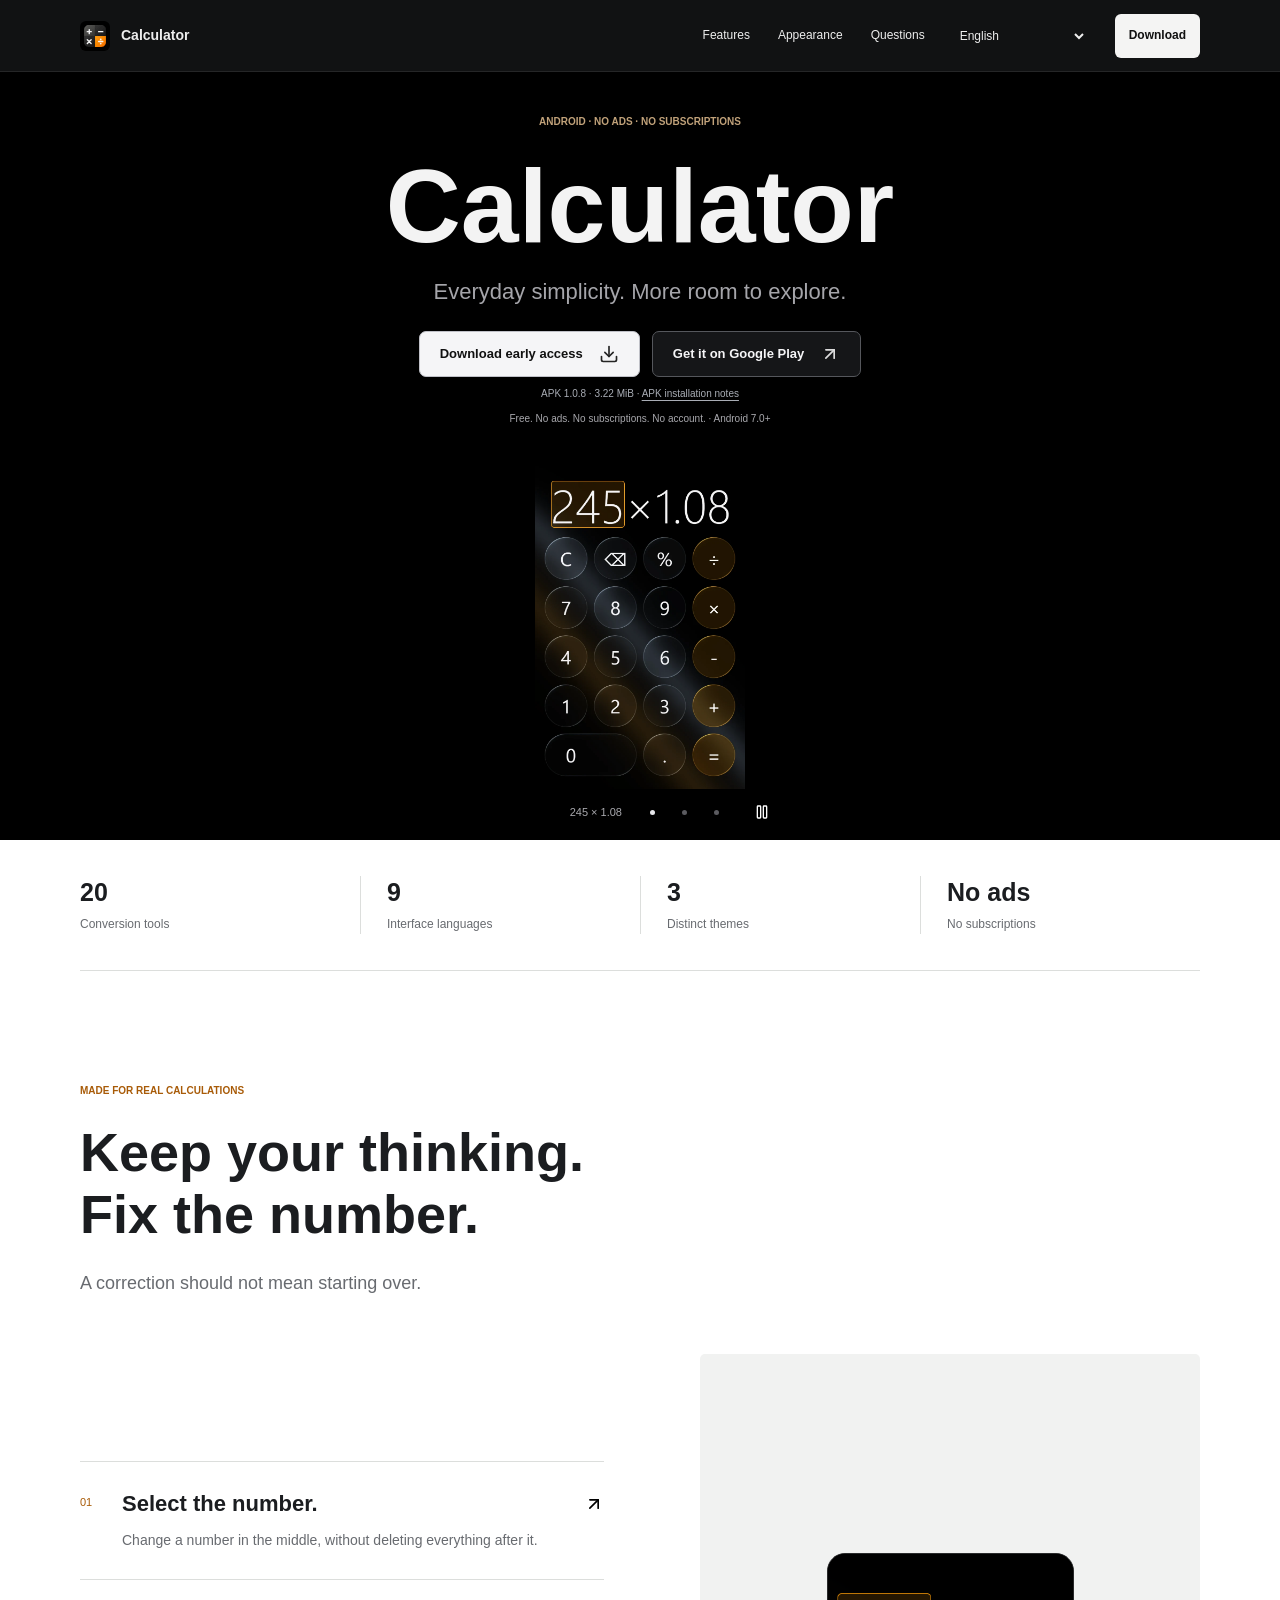
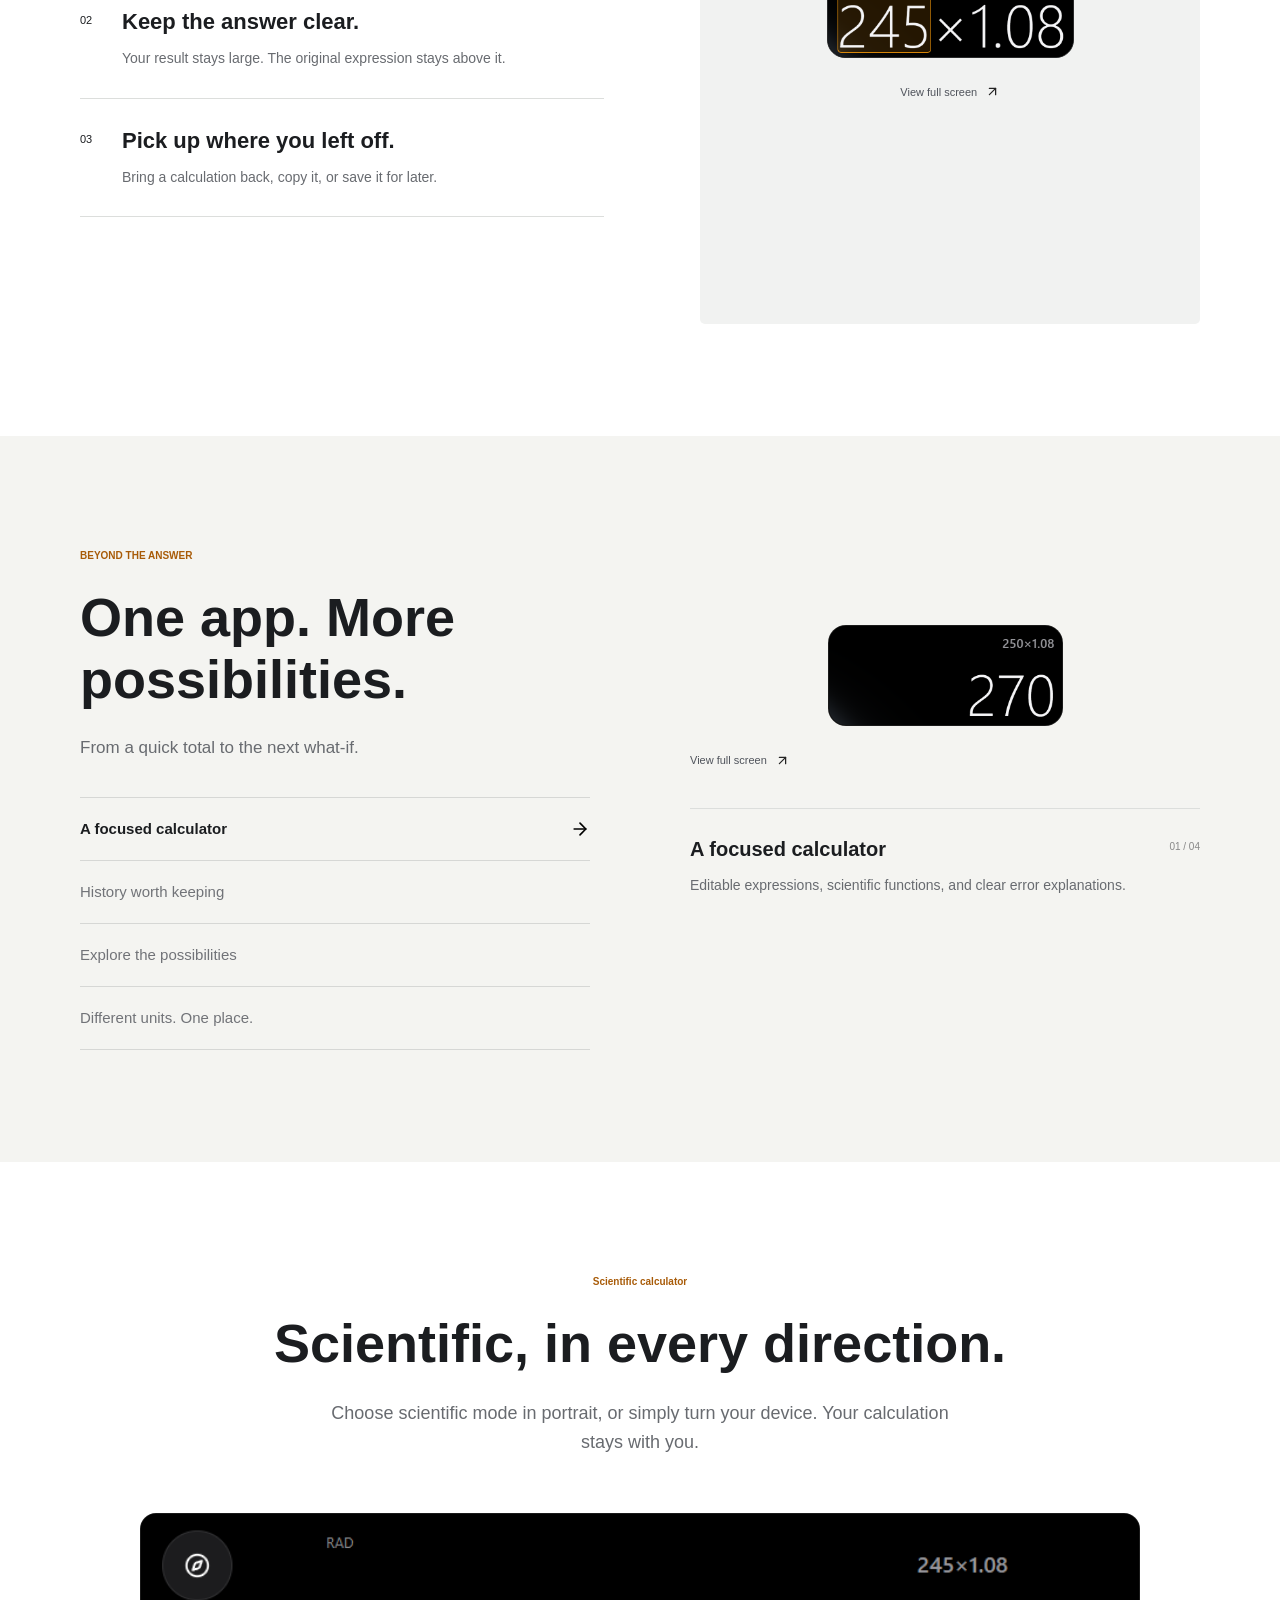
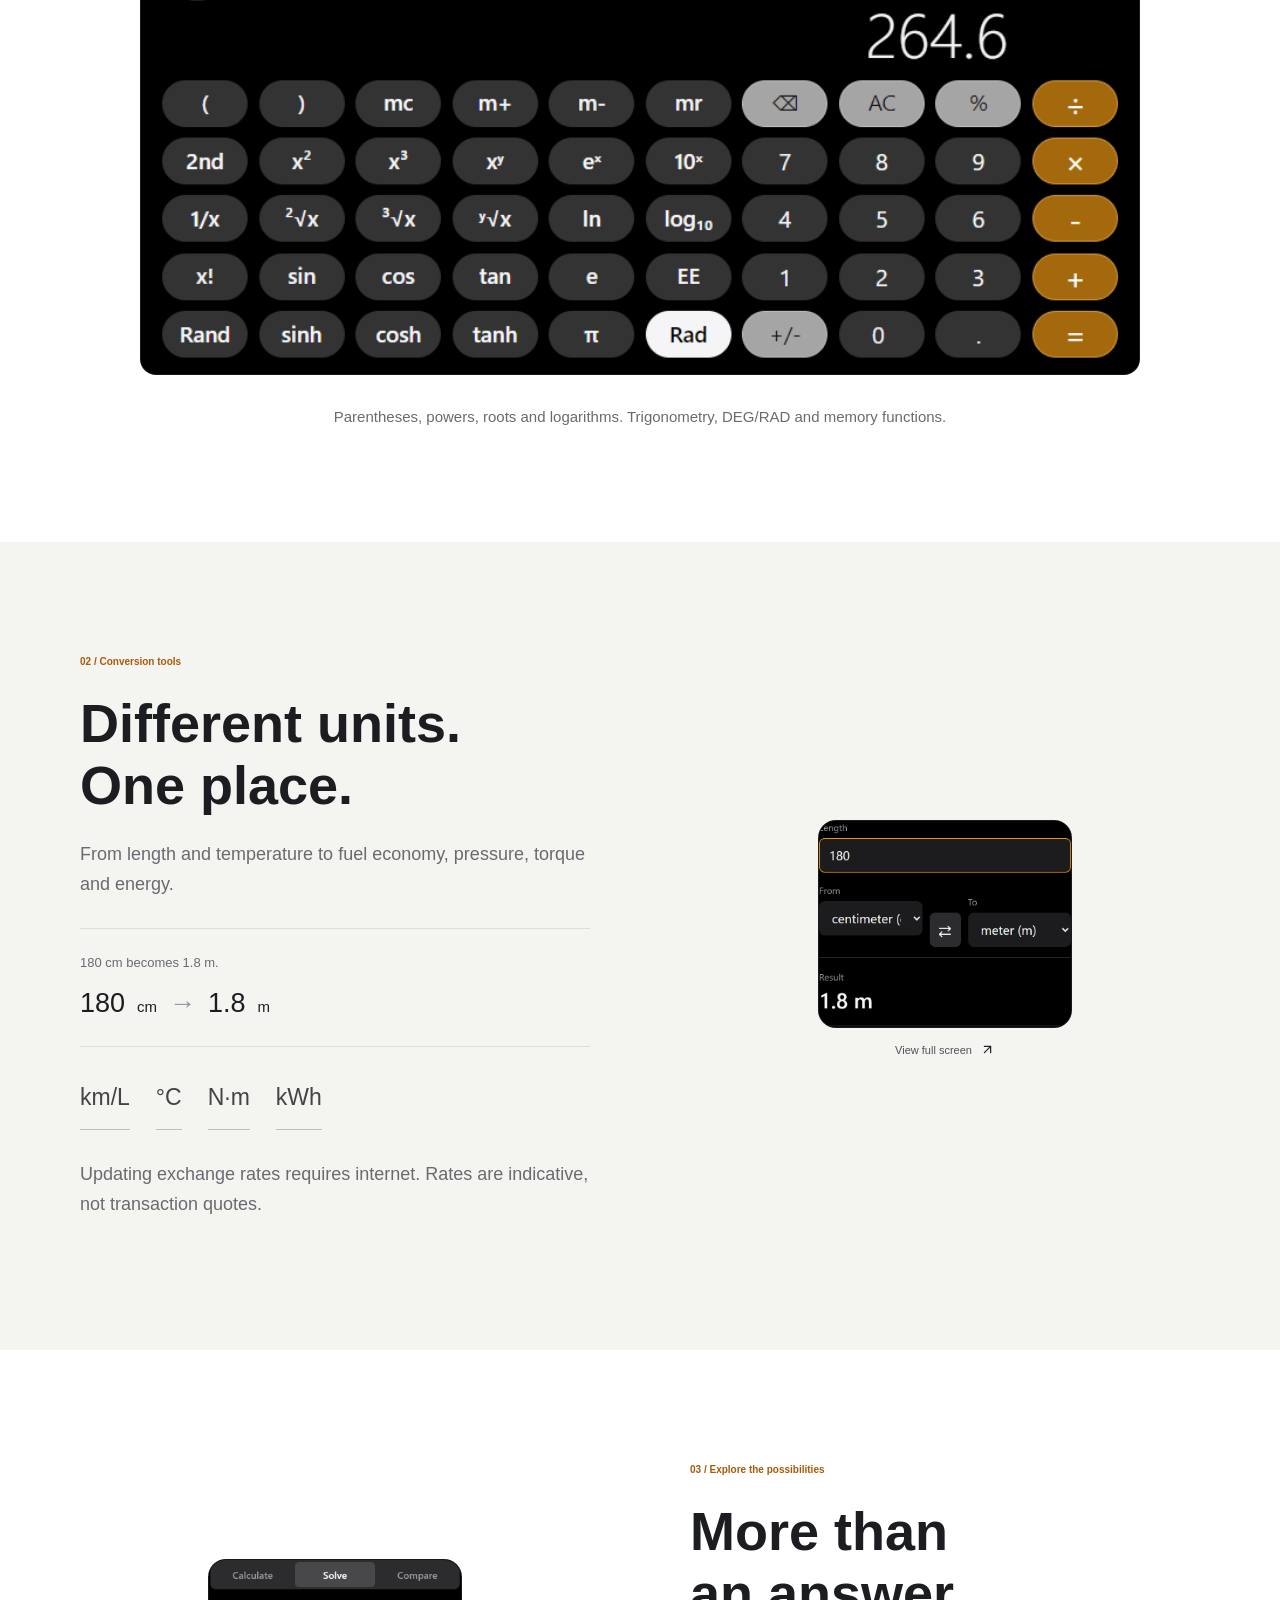
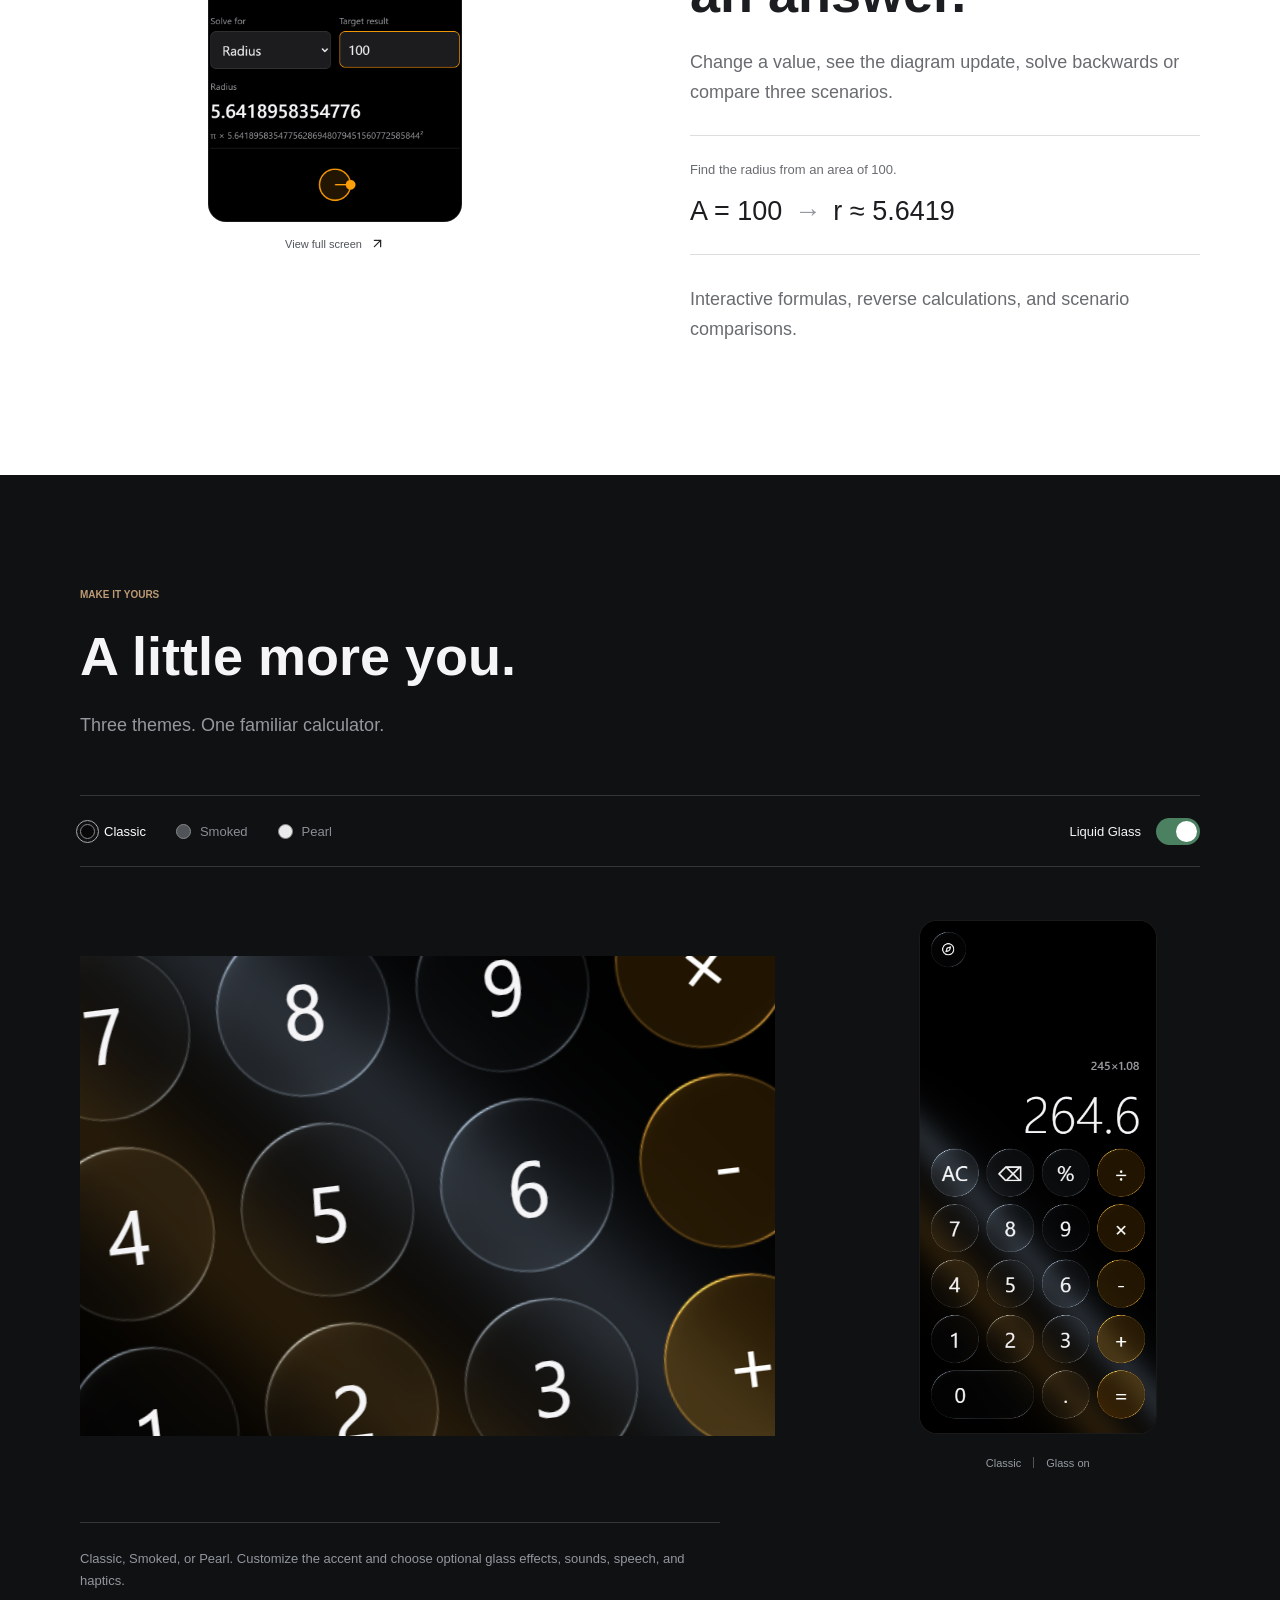
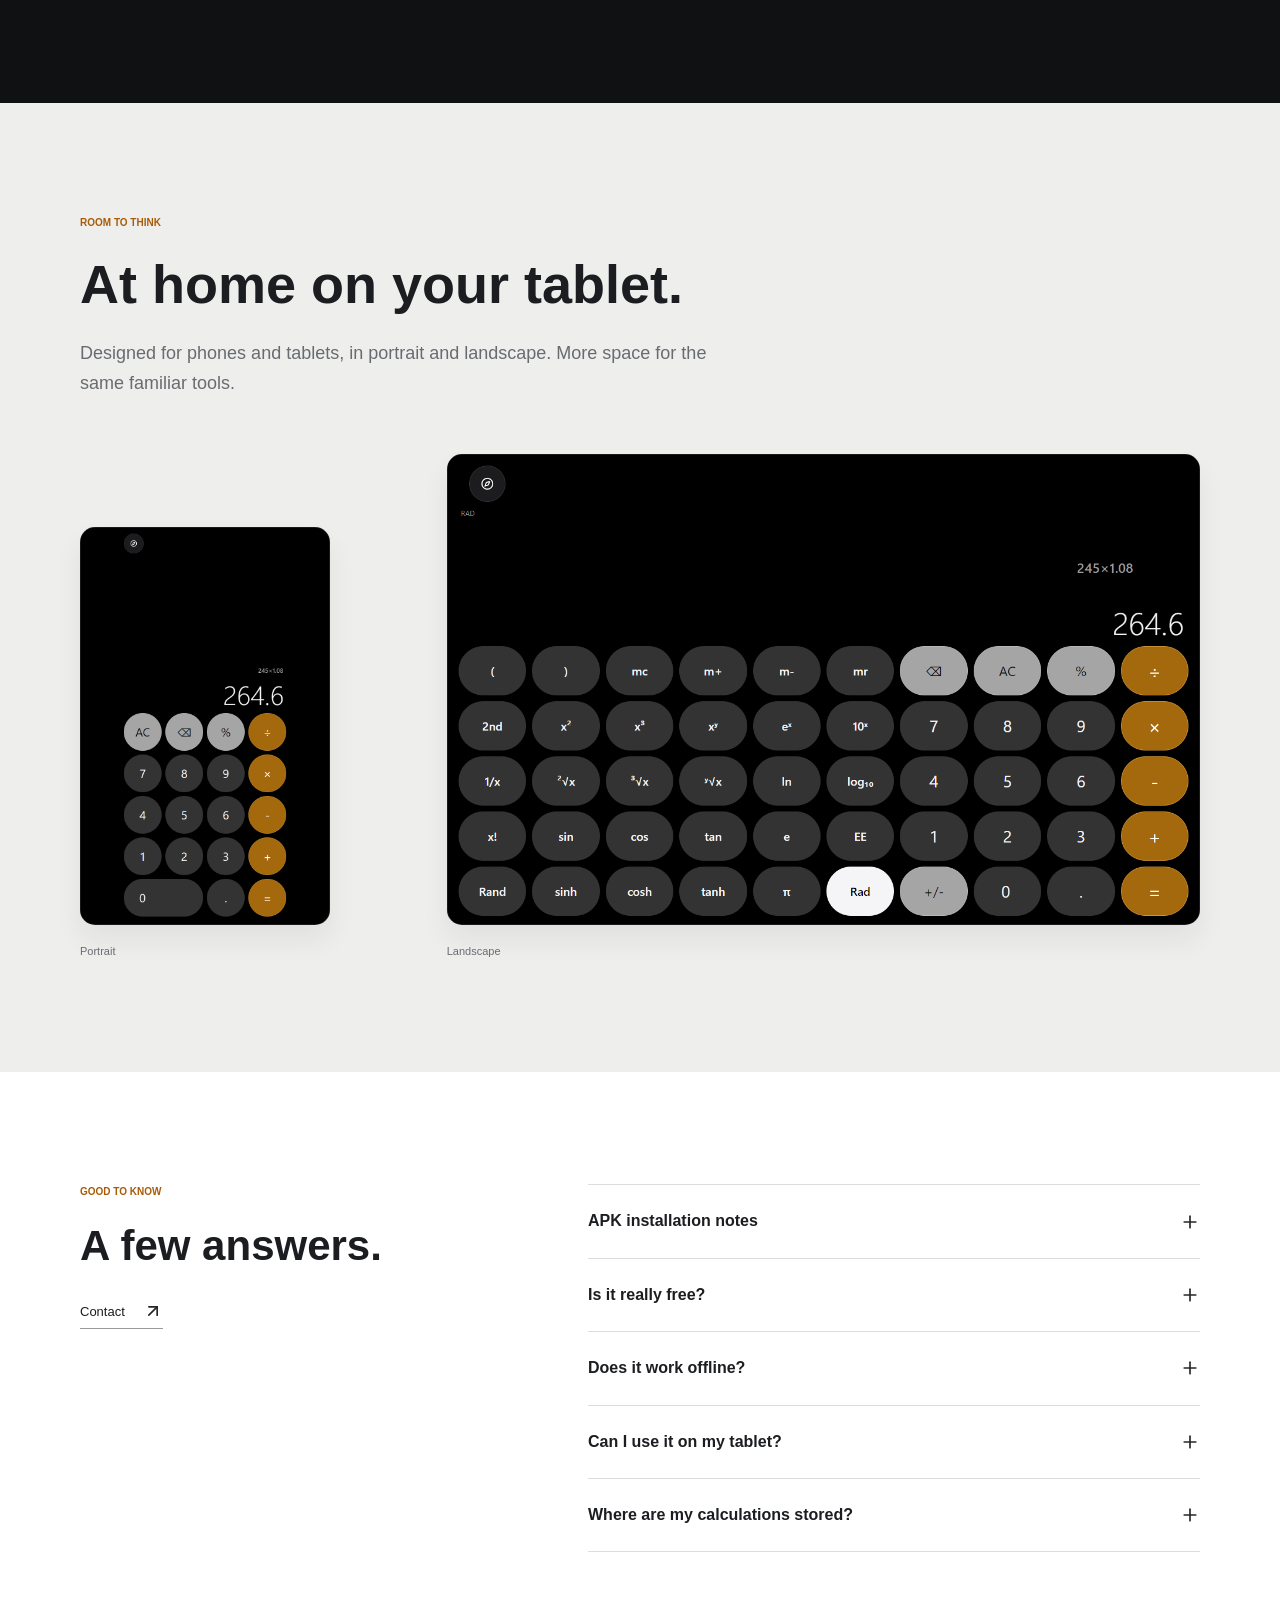
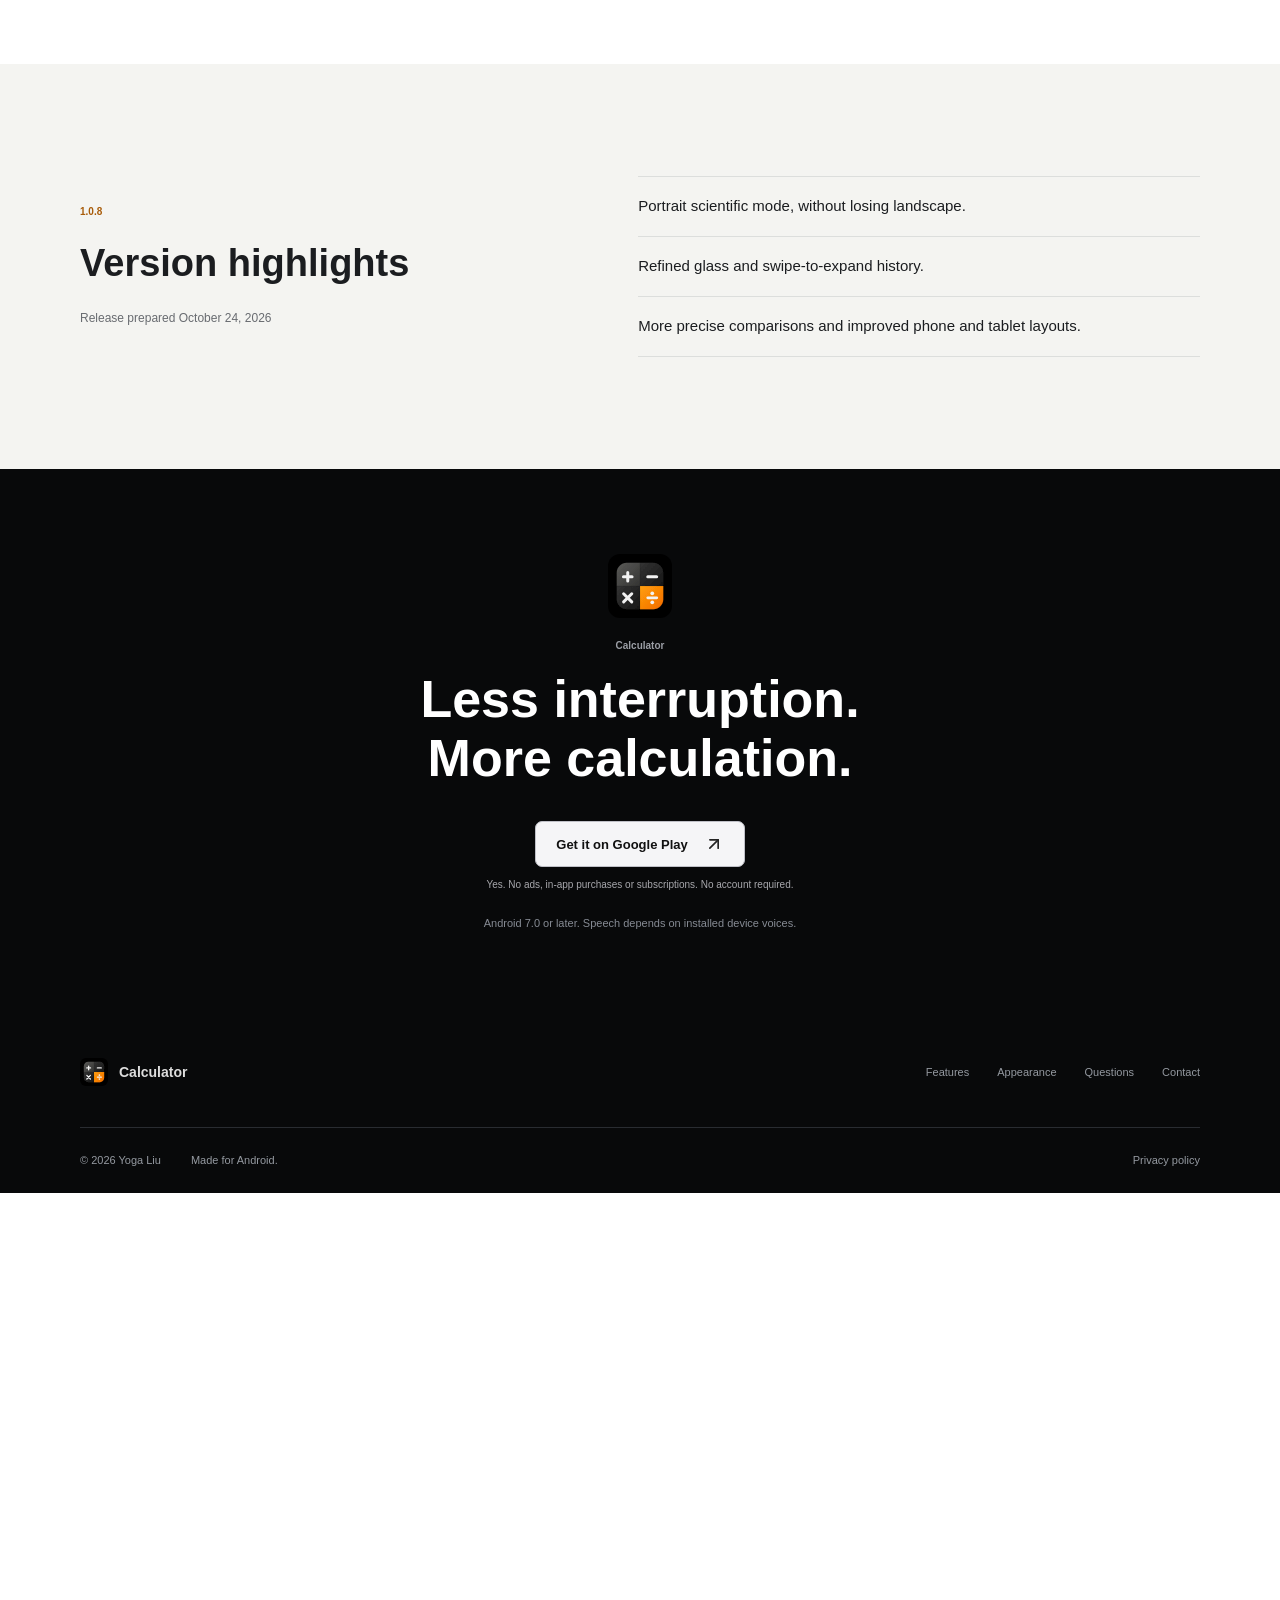
<file: index.html>
<!doctype html>
<html lang="en">
<head>
  <meta charset="utf-8">
  <meta name="viewport" content="width=device-width,initial-scale=1">
  <meta name="description" content="An ad-free Android calculator with editable expressions, reusable history, scientific math and unit conversions.">
  <meta name="theme-color" content="#08090a">
  <meta property="og:title" content="Calculator">
  <meta property="og:description" content="Everyday simplicity. More room to explore.">
  <meta property="og:type" content="website">
  <meta property="og:url" content="https://yogaliu0818.github.io/calculator-website/">
  <meta property="og:image" content="https://yogaliu0818.github.io/calculator-website/assets/en/scientific-glass.png">
  <title>Calculator</title>
  <link rel="canonical" href="https://yogaliu0818.github.io/calculator-website/">
  <link rel="icon" href="assets/icon.svg">
  <link rel="stylesheet" href="style.css?v=20261025e">
  <script type="application/ld+json">
  {"@context":"https://schema.org","@type":"SoftwareApplication","name":"Calculator","operatingSystem":"Android 7.0 or later","applicationCategory":"UtilitiesApplication","url":"https://yogaliu0818.github.io/calculator-website/","downloadUrl":"https://play.google.com/store/apps/details?id=com.yogaliu.minimalcalculator","author":{"@type":"Person","name":"Yoga Liu"},"offers":{"@type":"Offer","price":"0","priceCurrency":"USD"}}
  </script>
</head>
<body>
<a class="skip-link" href="#features" data-copy="Features">Features</a>
<header class="site-header">
  <a class="brand" href="#top"><img src="assets/icon.svg" alt="" width="30" height="30"><span data-copy="Calculator">Calculator</span></a>
  <nav aria-label="Calculator">
    <a href="#features" data-copy="Features">Features</a>
    <a href="#appearance" data-copy="Appearance">Appearance</a>
    <a href="#questions" data-copy="Questions">Questions</a>
    <select id="language" aria-label="Language"><option value="en">English</option></select>
    <a class="nav-download" href="https://play.google.com/store/apps/details?id=com.yogaliu.minimalcalculator" data-copy="Download">Download</a>
  </nav>
</header>
<main id="top">
  <section class="hero" aria-labelledby="product-title">
    <div class="hero-copy">
      <p class="eyebrow" data-copy="ANDROID · NO ADS · NO SUBSCRIPTIONS">ANDROID · NO ADS · NO SUBSCRIPTIONS</p>
      <h1 id="product-title" data-copy="Calculator">Calculator</h1>
      <p class="lead" data-copy="Everyday simplicity. More room to explore.">Everyday simplicity. More room to explore.</p>
      <div class="download-actions"><a class="download download-apk" href="downloads/calculator-1.0.8-v9.apk" download="calculator-1.0.8-v9.apk" aria-describedby="apk-summary"><span data-copy="Download early access">Download early access</span><img class="icon" src="assets/icons/download.svg" alt="" width="18" height="18"></a><a class="download download-store" href="https://play.google.com/store/apps/details?id=com.yogaliu.minimalcalculator"><span data-copy="Get it on Google Play">Get it on Google Play</span><img class="icon" src="assets/icons/arrow-up-right.svg" alt="" width="18" height="18"></a></div>
      <p class="apk-summary" id="apk-summary"><span>APK 1.0.8 · 3.22 MiB</span><span aria-hidden="true"> · </span><a href="#apk-install" data-install-notes data-copy="APK installation notes">APK installation notes</a></p>
      <p class="download-assurance"><span data-copy="Free. No ads. No subscriptions. No account.">Free. No ads. No subscriptions. No account.</span> · Android 7.0+</p>
    </div>
    <div class="hero-stage">
      <picture><source media="(max-width:700px) and (orientation:portrait)" srcset="assets/en/demo-select.webp" data-demo-source><img id="hero-image" class="hero-center" src="assets/en/demo-wide-select.webp" alt="Calculator" width="1100" height="500" fetchpriority="high"></picture>
      <div class="demo-controls" role="group" aria-label="Calculation preview"><span id="demo-equation">245 × 1.08</span><div class="demo-steps"><button type="button" data-demo-step="0" aria-pressed="true" aria-label="Select the number."><span></span></button><button type="button" data-demo-step="1" aria-pressed="false" aria-label="Change the number."><span></span></button><button type="button" data-demo-step="2" aria-pressed="false" aria-label="Keep the answer clear."><span></span></button></div><button type="button" id="demo-toggle" aria-label="Pause preview" title="Pause preview"><img src="assets/icons/pause.svg" alt="" width="16" height="16"></button></div>
    </div>
    <span class="hero-footnote" data-copy="Real app. Real details.">Real app. Real details.</span>
  </section>

  <div class="product-facts wrap" aria-label="Calculator">
    <p><strong>20</strong><span data-copy="Conversion tools">Conversion tools</span></p>
    <p><strong>9</strong><span data-copy="Interface languages">Interface languages</span></p>
    <p><strong>3</strong><span data-copy="Distinct themes">Distinct themes</span></p>
    <p><strong data-copy="No ads">No ads</strong><span data-copy="No subscriptions">No subscriptions</span></p>
  </div>

  <section class="section story" id="features" aria-labelledby="story-title">
    <div class="wrap">
      <div class="section-heading editorial">
        <p class="eyebrow" data-copy="MADE FOR REAL CALCULATIONS">MADE FOR REAL CALCULATIONS</p>
        <h2 id="story-title" data-copy="Keep your thinking. Fix the number.">Keep your thinking. Fix the number.</h2>
        <p data-copy="A correction should not mean starting over.">A correction should not mean starting over.</p>
      </div>
      <div class="story-layout">
        <div class="story-steps" role="tablist" aria-label="Features" aria-orientation="vertical">
          <button id="story-edit" type="button" role="tab" aria-selected="true" aria-controls="story-panel" data-story="edit"><span class="step-index">01</span><span><strong data-copy="Select the number.">Select the number.</strong><span data-copy="Change a number in the middle, without deleting everything after it.">Change a number in the middle, without deleting everything after it.</span></span><img class="icon" src="assets/icons/arrow-up-right.svg" alt="" width="20" height="20"></button>
          <button id="story-result" type="button" role="tab" aria-selected="false" aria-controls="story-panel" tabindex="-1" data-story="result"><span class="step-index">02</span><span><strong data-copy="Keep the answer clear.">Keep the answer clear.</strong><span data-copy="Your result stays large. The original expression stays above it.">Your result stays large. The original expression stays above it.</span></span><img class="icon" src="assets/icons/arrow-up-right.svg" alt="" width="20" height="20"></button>
          <button id="story-history" type="button" role="tab" aria-selected="false" aria-controls="story-panel" tabindex="-1" data-story="history"><span class="step-index">03</span><span><strong data-copy="Pick up where you left off.">Pick up where you left off.</strong><span data-copy="Bring a calculation back, copy it, or save it for later.">Bring a calculation back, copy it, or save it for later.</span></span><img class="icon" src="assets/icons/arrow-up-right.svg" alt="" width="20" height="20"></button>
        </div>
        <div id="story-panel" class="story-visual" role="tabpanel" aria-labelledby="story-edit" tabindex="0">
          <picture class="proof-picture"><source media="(max-width:700px)" data-detail-for="story-image" srcset="assets/en/story-edit-detail.png"><img id="story-image" class="app-screen" src="assets/en/story-edit.png" data-shot="story-edit" alt="Calculator" width="393" height="852" loading="lazy"></picture>
          <button class="preview-link" type="button" data-preview-target="story-image"><span data-copy="View full screen">View full screen</span><img class="icon" src="assets/icons/arrow-up-right.svg" alt="" width="16" height="16"></button>
          <span class="story-equation" aria-hidden="true">245 <span>→</span> 250</span>
        </div>
      </div>
    </div>
  </section>

  <section class="section tools" aria-labelledby="tools-title">
    <div class="wrap tools-layout">
      <div class="tools-intro"><p class="eyebrow" data-copy="BEYOND THE ANSWER">BEYOND THE ANSWER</p><h2 id="tools-title" data-copy="One app. More possibilities.">One app. More possibilities.</h2><p data-copy="From a quick total to the next what-if.">From a quick total to the next what-if.</p>
        <div class="feature-tabs" role="tablist" aria-label="Features">
          <button type="button" role="tab" id="tab-calculator" aria-controls="feature-panel" aria-selected="true" data-feature="calculator"><span data-copy="A focused calculator">A focused calculator</span><img class="icon" src="assets/icons/arrow-right.svg" alt="" width="18" height="18"></button>
          <button type="button" role="tab" id="tab-history" aria-controls="feature-panel" aria-selected="false" tabindex="-1" data-feature="history"><span data-copy="History worth keeping">History worth keeping</span><img class="icon" src="assets/icons/arrow-right.svg" alt="" width="18" height="18"></button>
          <button type="button" role="tab" id="tab-explore" aria-controls="feature-panel" aria-selected="false" tabindex="-1" data-feature="explore"><span data-copy="Explore the possibilities">Explore the possibilities</span><img class="icon" src="assets/icons/arrow-right.svg" alt="" width="18" height="18"></button>
          <button type="button" role="tab" id="tab-converters" aria-controls="feature-panel" aria-selected="false" tabindex="-1" data-feature="converters"><span data-copy="Different units. One place.">Different units. One place.</span><img class="icon" src="assets/icons/arrow-right.svg" alt="" width="18" height="18"></button>
        </div>
      </div>
      <div class="feature-panel" id="feature-panel" role="tabpanel" aria-labelledby="tab-calculator" tabindex="0">
        <div class="feature-visual"><picture class="proof-picture"><source media="(max-width:700px)" data-detail-for="feature-image" srcset="assets/en/story-result-detail.png"><img id="feature-image" class="app-screen" src="assets/en/calculator.png" data-shot="calculator" alt="Calculator" width="393" height="852" loading="lazy"></picture><button class="preview-link" type="button" data-preview-target="feature-image"><span data-copy="View full screen">View full screen</span><img class="icon" src="assets/icons/arrow-up-right.svg" alt="" width="16" height="16"></button></div>
        <div class="feature-copy"><span id="feature-number" class="feature-number">01 / 04</span><h3 id="feature-title" data-copy="A focused calculator">A focused calculator</h3><p id="feature-description" data-copy="Editable expressions, scientific functions, and clear error explanations.">Editable expressions, scientific functions, and clear error explanations.</p><p id="feature-note" class="note" hidden data-copy="Updating exchange rates requires internet. Rates are indicative, not transaction quotes.">Updating exchange rates requires internet. Rates are indicative, not transaction quotes.</p></div>
      </div>
    </div>
  </section>

  <section class="section science" aria-labelledby="science-title">
    <div class="wrap"><div class="section-heading"><p class="eyebrow" data-copy="Scientific calculator">Scientific calculator</p><h2 id="science-title" data-copy="Scientific, in every direction.">Scientific, in every direction.</h2><p data-copy="Choose scientific mode in portrait, or simply turn your device. Your calculation stays with you.">Choose scientific mode in portrait, or simply turn your device. Your calculation stays with you.</p></div>
      <div class="science-stage"><img class="app-screen landscape-screen" src="assets/en/scientific.png" data-shot="scientific" alt="Scientific calculator" width="852" height="393" loading="lazy"></div>
      <p class="science-description" data-copy="Parentheses, powers, roots and logarithms. Trigonometry, DEG/RAD and memory functions.">Parentheses, powers, roots and logarithms. Trigonometry, DEG/RAD and memory functions.</p>
    </div>
  </section>

  <section class="section conversion-section" id="conversion" aria-labelledby="conversion-title"><div class="wrap dedicated-layout"><div class="dedicated-copy"><p class="eyebrow"><span aria-hidden="true">02 / </span><span data-copy="Conversion tools">Conversion tools</span></p><h2 id="conversion-title" data-copy="Different units. One place.">Different units. One place.</h2><p data-copy="From length and temperature to fuel economy, pressure, torque and energy.">From length and temperature to fuel economy, pressure, torque and energy.</p><div class="case-example"><span data-copy="180 cm becomes 1.8 m.">180 cm becomes 1.8 m.</span><strong>180 <small>cm</small><span>→</span>1.8 <small>m</small></strong></div><div class="unit-signals" aria-hidden="true"><span>km/L</span><span>°C</span><span>N·m</span><span>kWh</span></div><p class="note" data-copy="Updating exchange rates requires internet. Rates are indicative, not transaction quotes.">Updating exchange rates requires internet. Rates are indicative, not transaction quotes.</p></div><figure class="dedicated-visual"><picture class="proof-picture"><source media="(max-width:700px)" data-detail-for="conversion-image" srcset="assets/en/conversion-focus.png"><img id="conversion-image" class="app-screen" src="assets/en/conversion-detail.png" data-shot="conversion-detail" alt="Unit conversion" width="393" height="852" loading="lazy"></picture><button class="preview-link" type="button" data-preview-target="conversion-image"><span data-copy="View full screen">View full screen</span><img class="icon" src="assets/icons/arrow-up-right.svg" alt="" width="16" height="16"></button></figure></div></section>

  <section class="section explore-section" id="explore" aria-labelledby="explore-title"><div class="wrap dedicated-layout"><div class="dedicated-copy"><p class="eyebrow"><span aria-hidden="true">03 / </span><span data-copy="Explore the possibilities">Explore the possibilities</span></p><h2 id="explore-title" data-copy="More than an answer.">More than an answer.</h2><p data-copy="Change a value, see the diagram update, solve backwards or compare three scenarios.">Change a value, see the diagram update, solve backwards or compare three scenarios.</p><div class="case-example"><span data-copy="Find the radius from an area of 100.">Find the radius from an area of 100.</span><strong>A = 100<span>→</span>r ≈ 5.6419</strong></div><p class="note" data-copy="Interactive formulas, reverse calculations, and scenario comparisons.">Interactive formulas, reverse calculations, and scenario comparisons.</p></div><figure class="dedicated-visual"><picture class="proof-picture"><source media="(max-width:700px)" data-detail-for="explore-image" srcset="assets/en/explore-focus.png"><img id="explore-image" class="app-screen" src="assets/en/explore-detail.png" data-shot="explore-detail" alt="Explore" width="393" height="852" loading="lazy"></picture><button class="preview-link" type="button" data-preview-target="explore-image"><span data-copy="View full screen">View full screen</span><img class="icon" src="assets/icons/arrow-up-right.svg" alt="" width="16" height="16"></button></figure></div></section>

  <section class="section appearance" id="appearance" aria-labelledby="appearance-title">
    <div class="wrap">
      <div class="section-heading editorial"><p class="eyebrow" data-copy="MAKE IT YOURS">MAKE IT YOURS</p><h2 id="appearance-title" data-copy="A little more you.">A little more you.</h2><p data-copy="Three themes. One familiar calculator.">Three themes. One familiar calculator.</p></div>
      <div class="appearance-controls"><div class="theme-options" role="group" aria-label="Appearance"><button type="button" aria-pressed="true" data-theme="classic"><span class="theme-swatch classic"></span><span data-copy="Classic">Classic</span></button><button type="button" aria-pressed="false" data-theme="smoked"><span class="theme-swatch smoked"></span><span data-copy="Smoked">Smoked</span></button><button type="button" aria-pressed="false" data-theme="pearl"><span class="theme-swatch pearl"></span><span data-copy="Pearl">Pearl</span></button></div><label class="glass-control"><span data-copy="Liquid Glass">Liquid Glass</span><input type="checkbox" id="glass-toggle" role="switch" checked><span class="switch-track" aria-hidden="true"></span></label></div>
      <div class="material-stage" data-preview-theme="classic">
        <div class="material-detail"><img id="material-image" src="assets/en/classic-keys-glass.png" data-shot="classic-keys-glass" alt="Liquid Glass" width="357" height="449" loading="lazy"></div>
        <div class="material-phone"><img id="appearance-image" class="app-screen" src="assets/en/classic-glass.png" data-shot="classic-glass" alt="Liquid Glass" width="393" height="852" loading="lazy"><div class="material-caption"><span id="preview-theme-label" data-copy="Classic">Classic</span><span class="caption-divider" aria-hidden="true"></span><span id="glass-status" data-copy="Glass on">Glass on</span></div></div>
      </div>
      <p class="appearance-note" data-copy="Classic, Smoked, or Pearl. Customize the accent and choose optional glass effects, sounds, speech, and haptics.">Classic, Smoked, or Pearl. Customize the accent and choose optional glass effects, sounds, speech, and haptics.</p>
    </div>
  </section>

  <section class="section tablet" aria-labelledby="tablet-title">
    <div class="wrap"><div class="section-heading editorial"><p class="eyebrow" data-copy="ROOM TO THINK">ROOM TO THINK</p><h2 id="tablet-title" data-copy="At home on your tablet.">At home on your tablet.</h2><p data-copy="Designed for phones and tablets, in portrait and landscape. More space for the same familiar tools.">Designed for phones and tablets, in portrait and landscape. More space for the same familiar tools.</p></div><div class="tablet-images"><figure><img class="app-screen" src="assets/en/tablet-portrait.png" data-shot="tablet-portrait" alt="Tablet portrait" width="800" height="1280" loading="lazy"><figcaption data-copy="Portrait">Portrait</figcaption></figure><figure><img class="app-screen" src="assets/en/tablet-landscape.png" data-shot="tablet-landscape" alt="Tablet landscape" width="1280" height="800" loading="lazy"><figcaption data-copy="Landscape">Landscape</figcaption></figure></div></div>
  </section>

  <section class="section questions" id="questions" aria-labelledby="questions-title"><div class="wrap faq-layout"><div><p class="eyebrow" data-copy="GOOD TO KNOW">GOOD TO KNOW</p><h2 id="questions-title" data-copy="A few answers.">A few answers.</h2><a class="text-link" href="mailto:yogaliu0818@gmail.com"><span data-copy="Contact">Contact</span><img class="icon" src="assets/icons/arrow-up-right.svg" alt="" width="18" height="18"></a></div><div class="faq-list">
    <details id="apk-install"><summary><span data-copy="APK installation notes">APK installation notes</span><img class="icon" src="assets/icons/plus.svg" alt="" width="20" height="20"></summary><p data-copy="This is a developer-signed APK, version 1.0.8 (9), for Android 7.0 or later. Android may ask you to allow installation from your browser. It uses the same package as Google Play, but different signing certificates can prevent an update. If that happens, keep your Play installation and wait for its update; uninstalling can delete local history and settings.">This is a developer-signed APK, version 1.0.8 (9), for Android 7.0 or later. Android may ask you to allow installation from your browser. It uses the same package as Google Play, but different signing certificates can prevent an update. If that happens, keep your Play installation and wait for its update; uninstalling can delete local history and settings.</p><a class="checksum-link" href="downloads/calculator-1.0.8-v9.sha256.txt" download>SHA-256</a></details>
    <details><summary><span data-copy="Is it really free?">Is it really free?</span><img class="icon" src="assets/icons/plus.svg" alt="" width="20" height="20"></summary><p data-copy="Yes. No ads, in-app purchases or subscriptions. No account required.">Yes. No ads, in-app purchases or subscriptions. No account required.</p></details>
    <details><summary><span data-copy="Does it work offline?">Does it work offline?</span><img class="icon" src="assets/icons/plus.svg" alt="" width="20" height="20"></summary><p data-copy="Core calculations and unit conversions work offline. New exchange rates need internet; previously cached rates can be reused. Speech depends on installed device voices.">Core calculations and unit conversions work offline. New exchange rates need internet; previously cached rates can be reused. Speech depends on installed device voices.</p></details>
    <details><summary><span data-copy="Can I use it on my tablet?">Can I use it on my tablet?</span><img class="icon" src="assets/icons/plus.svg" alt="" width="20" height="20"></summary><p data-copy="Yes. Phones and tablets are supported in portrait and landscape, on Android 7.0 or later.">Yes. Phones and tablets are supported in portrait and landscape, on Android 7.0 or later.</p></details>
    <details><summary><span data-copy="Where are my calculations stored?">Where are my calculations stored?</span><img class="icon" src="assets/icons/plus.svg" alt="" width="20" height="20"></summary><p data-copy="History, favorites and settings are saved locally in the app. There is no account-based cloud sync. See the privacy policy for details.">History, favorites and settings are saved locally in the app. There is no account-based cloud sync. See the privacy policy for details.</p></details>
  </div></div></section>

  <section class="section release" aria-labelledby="release-title"><div class="wrap release-layout"><div><p class="eyebrow">1.0.8</p><h2 id="release-title" data-copy="Version highlights">Version highlights</h2><p class="release-date"><span data-copy="Release prepared">Release prepared</span> <time datetime="2026-10-24">October 24, 2026</time></p></div><ul><li data-copy="Portrait scientific mode, without losing landscape.">Portrait scientific mode, without losing landscape.</li><li data-copy="Refined glass and swipe-to-expand history.">Refined glass and swipe-to-expand history.</li><li data-copy="More precise comparisons and improved phone and tablet layouts.">More precise comparisons and improved phone and tablet layouts.</li></ul></div></section>
  <section class="closing"><div class="wrap"><img src="assets/icon.svg" alt="" width="64" height="64" loading="lazy"><p class="eyebrow" data-copy="Calculator">Calculator</p><h2 data-copy="Less interruption. More calculation.">Less interruption. More calculation.</h2><a class="download" href="https://play.google.com/store/apps/details?id=com.yogaliu.minimalcalculator"><span data-copy="Get it on Google Play">Get it on Google Play</span><img class="icon" src="assets/icons/arrow-up-right.svg" alt="" width="18" height="18"></a><p class="download-assurance" data-copy="Yes. No ads, in-app purchases or subscriptions. No account required.">Yes. No ads, in-app purchases or subscriptions. No account required.</p><p class="note" data-copy="Android 7.0 or later. Speech depends on installed device voices.">Android 7.0 or later. Speech depends on installed device voices.</p></div></section>
</main>
<footer><div class="wrap footer-top"><a class="brand" href="#top"><img src="assets/icon.svg" alt="" width="28" height="28"><span data-copy="Calculator">Calculator</span></a><nav aria-label="Calculator"><a href="#features" data-copy="Features">Features</a><a href="#appearance" data-copy="Appearance">Appearance</a><a href="#questions" data-copy="Questions">Questions</a><a href="mailto:yogaliu0818@gmail.com" data-copy="Contact">Contact</a></nav></div><div class="wrap footer-bottom"><span>© 2026 Yoga Liu</span><span data-copy="Made for Android.">Made for Android.</span><a href="privacy.html" data-copy="Privacy policy">Privacy policy</a></div></footer>
<dialog id="screen-preview" aria-labelledby="preview-title"><div class="preview-toolbar"><h2 id="preview-title" data-copy="Screen preview">Screen preview</h2><button type="button" id="preview-close" aria-label="Close" title="Close"><img src="assets/icons/x.svg" alt="" width="22" height="22"></button></div><img id="preview-image" alt="" width="393" height="852"></dialog>
<script src="translations.js?v=20261025e"></script><script src="studio-copy.js?v=20261025e"></script><script src="site.js?v=20261025e"></script>
</body></html>
</file>
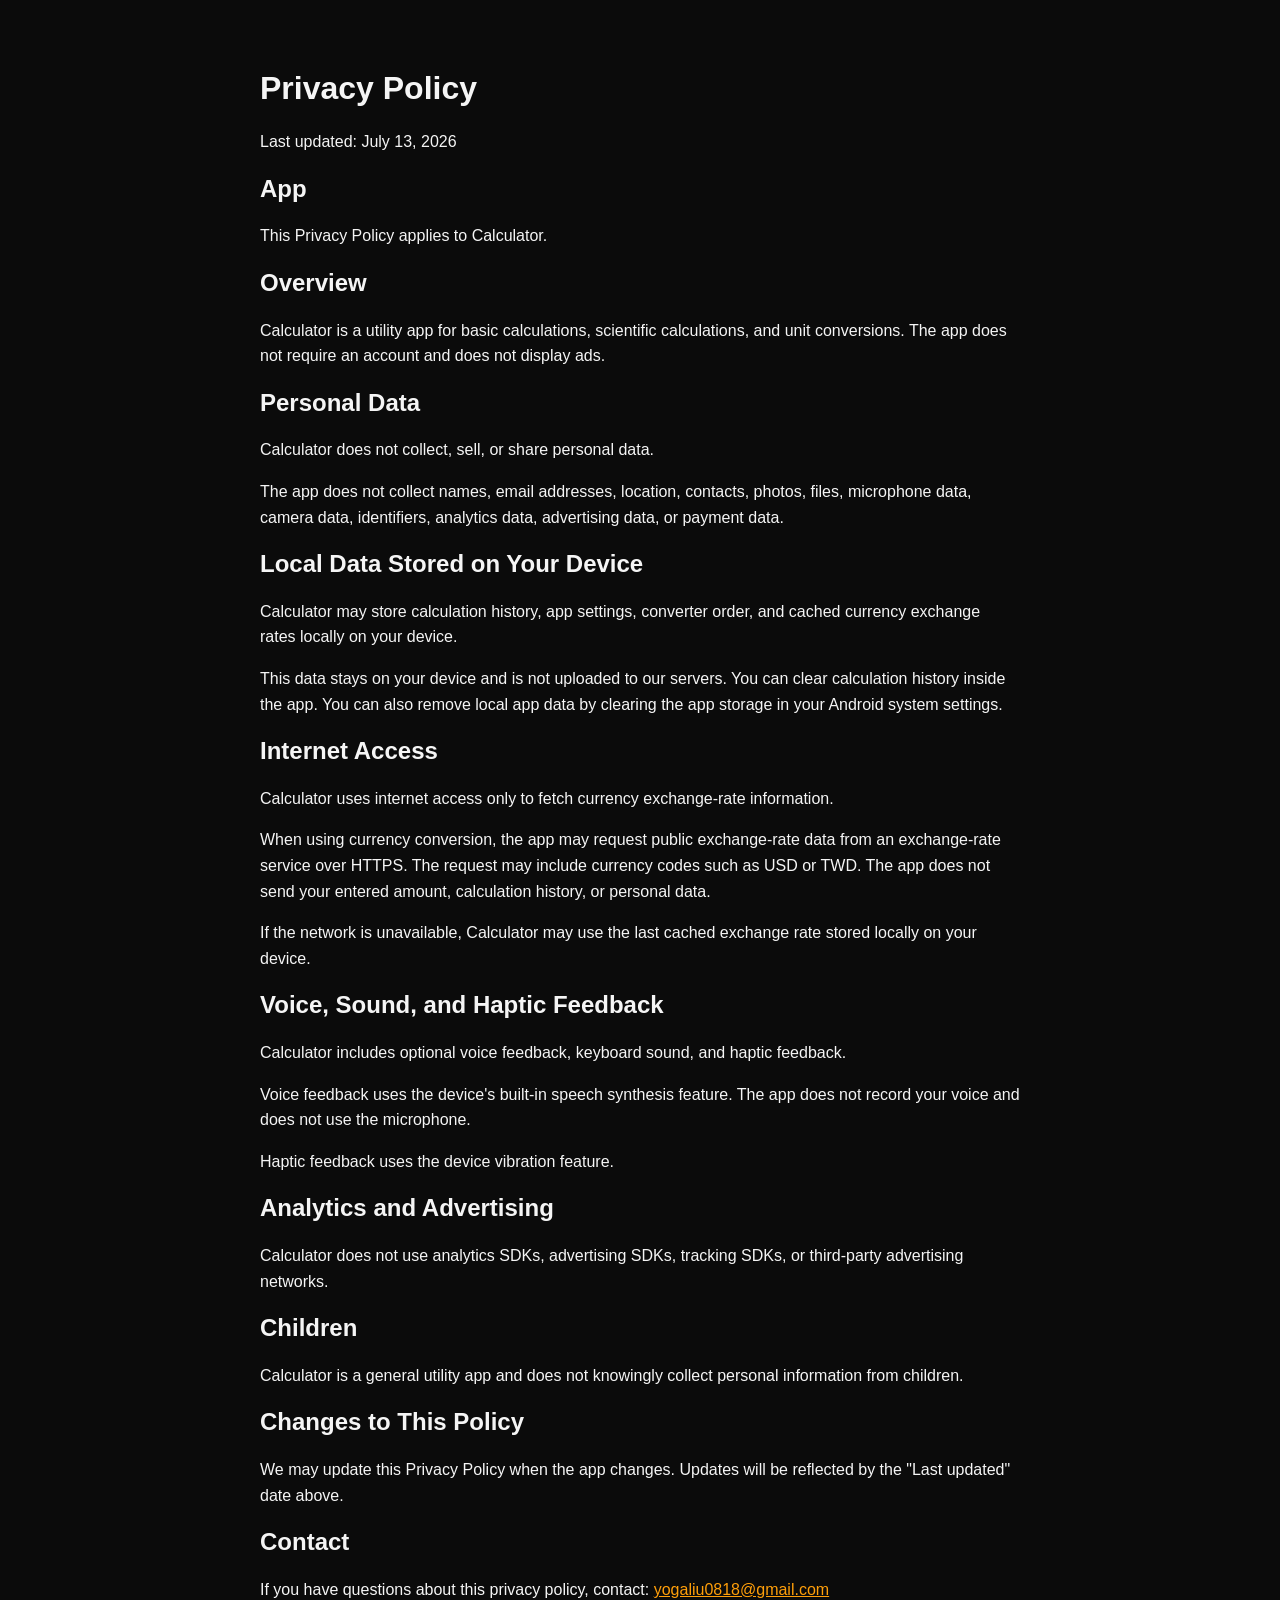
<file: privacy.html>
<!DOCTYPE html>
<html lang="en">
<head>
  <meta charset="UTF-8" />
  <meta name="viewport" content="width=device-width, initial-scale=1.0" />
  <title>Privacy Policy - Calculator</title>
  <style>
    body {
      margin: 0;
      background: #0b0b0b;
      color: #f5f5f5;
      font-family: Arial, sans-serif;
      line-height: 1.6;
    }

    main {
      max-width: 760px;
      margin: 0 auto;
      padding: 48px 20px;
    }

    h1, h2 {
      line-height: 1.2;
    }

    a {
      color: #ff9f0a;
    }
  </style>
</head>
<body>
  <main>
    <h1>Privacy Policy</h1>
    <p>Last updated: July 13, 2026</p>

    <h2>App</h2>
    <p>This Privacy Policy applies to Calculator.</p>

    <h2>Overview</h2>
    <p>Calculator is a utility app for basic calculations, scientific calculations, and unit conversions. The app does not require an account and does not display ads.</p>

    <h2>Personal Data</h2>
    <p>Calculator does not collect, sell, or share personal data.</p>
    <p>The app does not collect names, email addresses, location, contacts, photos, files, microphone data, camera data, identifiers, analytics data, advertising data, or payment data.</p>

    <h2>Local Data Stored on Your Device</h2>
    <p>Calculator may store calculation history, app settings, converter order, and cached currency exchange rates locally on your device.</p>
    <p>This data stays on your device and is not uploaded to our servers. You can clear calculation history inside the app. You can also remove local app data by clearing the app storage in your Android system settings.</p>

    <h2>Internet Access</h2>
    <p>Calculator uses internet access only to fetch currency exchange-rate information.</p>
    <p>When using currency conversion, the app may request public exchange-rate data from an exchange-rate service over HTTPS. The request may include currency codes such as USD or TWD. The app does not send your entered amount, calculation history, or personal data.</p>
    <p>If the network is unavailable, Calculator may use the last cached exchange rate stored locally on your device.</p>

    <h2>Voice, Sound, and Haptic Feedback</h2>
    <p>Calculator includes optional voice feedback, keyboard sound, and haptic feedback.</p>
    <p>Voice feedback uses the device's built-in speech synthesis feature. The app does not record your voice and does not use the microphone.</p>
    <p>Haptic feedback uses the device vibration feature.</p>

    <h2>Analytics and Advertising</h2>
    <p>Calculator does not use analytics SDKs, advertising SDKs, tracking SDKs, or third-party advertising networks.</p>

    <h2>Children</h2>
    <p>Calculator is a general utility app and does not knowingly collect personal information from children.</p>

    <h2>Changes to This Policy</h2>
    <p>We may update this Privacy Policy when the app changes. Updates will be reflected by the "Last updated" date above.</p>

    <h2>Contact</h2>
    <p>If you have questions about this privacy policy, contact: <a href="mailto:yogaliu0818@gmail.com">yogaliu0818@gmail.com</a></p>
  </main>
</body>
</html>
</file>
<file: style.css>
:root {
  color-scheme:light;
  --paper:#f4f4f1;
  --ink:#1b1d20;
  --muted:#686b70;
  --line:#dcdedc;
  --accent:#a85b08;
  --dark:#08090a;
  --width:1120px;
}
*{box-sizing:border-box}
html{scroll-behavior:smooth;scroll-padding-top:90px}
body{margin:0;background:#fff;color:var(--ink);font:16px/1.65 -apple-system,BlinkMacSystemFont,"Segoe UI","Noto Sans TC","Microsoft JhengHei","Microsoft YaHei","PingFang TC",Arial,sans-serif;letter-spacing:0}
button,select,input{font:inherit}button,a,select,input{-webkit-tap-highlight-color:transparent}
button{cursor:pointer;color:inherit}a{color:inherit;text-decoration:none}img{display:block;max-width:100%;height:auto}
button{border:0;background:none}button,a,summary{touch-action:manipulation}
a:focus-visible,button:focus-visible,summary:focus-visible,select:focus-visible,[role=tabpanel]:focus-visible{outline:2px solid #1677d9;outline-offset:5px}
.wrap{width:min(var(--width),calc(100% - 64px));margin-inline:auto}
.icon{width:20px;height:20px;flex:0 0 auto;opacity:.85}
.skip-link{position:fixed;top:0;left:20px;z-index:20;transform:translateY(-150%);background:white;color:black;padding:10px 20px}.skip-link:focus{transform:none}
.site-header{height:72px;display:flex;align-items:center;justify-content:space-between;gap:24px;padding:0 max(32px,calc((100% - var(--width))/2));background:#08090af5;color:#eee;position:sticky;top:0;z-index:10;border-bottom:1px solid #ffffff16;backdrop-filter:blur(14px)}
.brand{display:flex;align-items:center;gap:11px;font-size:14px;font-weight:650;white-space:nowrap}.brand img{border-radius:6px}
nav{display:flex;align-items:center;gap:28px;min-width:0;font-size:12px}nav>a{display:inline-flex;align-items:center;min-height:44px;transition:opacity .18s}nav>a:hover{opacity:.6}
select{max-width:166px;min-height:40px;padding:6px 14px 6px 3px;background:transparent;border:0;color:inherit;cursor:pointer;font-size:12px}select option{color:#202020;background:white}
.nav-download{background:#f4f4f3;color:#111;padding:6px 14px;border-radius:6px;font-weight:600}
.hero{height:min(768px,calc(100svh - 116px));background:#000;color:#f3f3f3;position:relative;display:flex;flex-direction:column;text-align:center}
.hero-copy{padding:42px 24px 0;position:relative;z-index:2;flex-shrink:0}
.eyebrow{font-size:10px;font-weight:650;line-height:1.6;margin:0 0 22px;color:var(--accent)}
.hero .eyebrow{color:#c1a27a;font-size:10px}
h1,h2,h3,p{margin-top:0;overflow-wrap:anywhere}
h1{font-size:104px;line-height:1.05;font-weight:600;margin:0 0 14px;white-space:nowrap;overflow-wrap:normal}
h2{font-size:54px;line-height:1.15;font-weight:600;margin:0 0 24px;text-wrap:balance}
h3{font-size:25px;line-height:1.3;font-weight:600;margin:0 0 12px}
.lead{font-size:22px;line-height:1.5;color:#a5a5aa;max-width:680px;margin:0 auto 23px;text-wrap:balance}
.download{display:inline-flex;align-items:center;justify-content:center;gap:16px;border:1px solid #bfc0c7;background:#f5f5f7;color:#111;padding:10px 20px;min-height:46px;font-size:13px;font-weight:600;border-radius:7px;transition:background .2s,transform .2s}.download:hover{background:#d8dce2;transform:translateY(-1px)}
.download-actions{display:flex;justify-content:center;align-items:stretch;gap:12px}.download-store{background:#151618;border-color:#55575c;color:#f5f5f7}.download-store:hover{background:#292b2f}.download-store .icon{filter:invert(1)}.apk-summary{font-size:10px;line-height:1.5;color:#a9adb5;margin:9px 0 0}.apk-summary a{text-decoration:underline;text-underline-offset:3px}.checksum-link{display:inline-flex;min-height:44px;align-items:center;font-size:12px;text-decoration:underline;margin-bottom:10px}
.hero-stage{position:relative;flex:1;min-height:0;margin-top:16px;padding:0 24px 20px;isolation:isolate}.hero-stage picture{display:flex;align-items:center;justify-content:center;width:100%;height:100%}
.hero-center{display:block;width:100%;height:100%;max-width:1100px;min-height:0;object-fit:contain;object-position:center;clip-path:none}
.hero-footnote{display:none}
.download-assurance{font-size:10px;line-height:1.5;color:#a8a8ad;max-width:500px;margin:10px auto 0}.hero-stage{display:grid;grid-template-rows:minmax(0,1fr) auto;gap:7px;padding-bottom:12px}.demo-controls{display:flex;align-items:center;justify-content:center;gap:14px;min-height:32px;font-size:11px;color:#a9a9ae}.demo-controls>span{min-width:120px;text-align:right;font-variant-numeric:tabular-nums}.demo-steps{display:flex;align-items:center}.demo-controls button{display:grid;place-items:center;min-width:32px;min-height:32px;padding:0;border-radius:50%;color:white}.demo-controls button:hover{background:#ffffff16}.demo-controls button:disabled{opacity:.35;cursor:default}.demo-controls img{filter:invert(1)}.demo-steps span{width:5px;height:5px;border-radius:50%;background:#5b5b60}.demo-steps [aria-pressed=true] span{background:#e7e7eb}
.proof-picture{display:flex;align-items:center;justify-content:center;width:100%;min-width:0}.story-visual,.feature-visual{flex-direction:column;gap:12px}.story-equation{display:none}.preview-link{display:inline-flex;align-items:center;justify-content:center;gap:8px;min-height:44px;padding:6px 0;font-size:11px;color:#4f535b}.preview-link:hover{color:#000;text-decoration:underline}.preview-link .icon{width:15px;height:15px}.dedicated-visual{display:flex;flex-direction:column;align-items:center}.case-example{margin:28px 0 0;padding:23px 0;border-top:1px solid var(--line);border-bottom:1px solid var(--line)}.case-example>span{display:block;color:var(--muted);font-size:13px}.case-example strong{display:flex;align-items:baseline;gap:12px;flex-wrap:wrap;font-size:27px;line-height:1.5;font-weight:500;margin-top:10px}.case-example strong>span{color:#93979d}.case-example small{font-size:15px;font-weight:400}
.release{background:var(--paper)}.release-layout{display:grid;grid-template-columns:minmax(0,1fr) minmax(0,1.2fr);gap:90px;align-items:center}.release h2{font-size:38px}.release-date{font-size:12px;color:var(--muted);margin-bottom:0}.release ul{margin:0;padding:0;list-style:none}.release li{padding:17px 0;border-bottom:1px solid var(--line);font-size:15px}.release li:first-child{border-top:1px solid var(--line)}
html.preview-open{overflow:hidden}#screen-preview{border:1px solid #d8d9db;border-radius:8px;padding:0 22px 22px;background:#f7f7f8;color:var(--ink);max-width:min(94vw,1000px);max-height:92dvh;overflow:auto;overscroll-behavior:contain}#screen-preview::backdrop{background:#08090abf;backdrop-filter:blur(7px)}.preview-toolbar{position:sticky;top:0;z-index:1;display:flex;justify-content:space-between;align-items:center;gap:20px;padding:12px 0;background:#f7f7f8}.preview-toolbar h2{font-size:16px;line-height:1.5;margin:0}.preview-toolbar button{display:grid;place-items:center;width:44px;height:44px;flex-shrink:0;border-radius:50%;background:#e7e8ea}#preview-image{width:auto;height:auto;max-width:100%;max-height:calc(92dvh - 100px);margin:auto;border-radius:8px}
.product-facts{display:grid;grid-template-columns:repeat(4,minmax(0,1fr));padding:36px 0;border-bottom:1px solid var(--line)}
.product-facts p{margin:0;display:flex;flex-direction:column;padding:0 26px;border-left:1px solid var(--line)}.product-facts p:first-child{padding-left:0;border:0}.product-facts strong{font-size:25px;font-weight:550;line-height:1.3}.product-facts span{font-size:12px;color:var(--muted);margin-top:6px}
.section{padding:112px 0}.section-heading{max-width:800px;margin:0 auto 55px;text-align:center}.section-heading>p:not(.eyebrow){font-size:18px;color:var(--muted);max-width:650px;margin:0 auto}.editorial{margin-left:0;text-align:left;max-width:700px}.editorial>p:not(.eyebrow){margin-left:0}.story .editorial{max-width:640px}
.story-layout{display:grid;grid-template-columns:minmax(0,1.05fr) minmax(0,1fr);gap:96px;align-items:center}
.story-steps{display:flex;flex-direction:column;border-top:1px solid var(--line)}
.story-steps button{display:grid;grid-template-columns:24px minmax(0,1fr) 20px;gap:18px;text-align:left;padding:27px 0;border-bottom:1px solid var(--line);transition:color .2s}
.story-steps button:hover,.story-steps button[aria-selected=true]{opacity:1}.story-steps button[aria-selected=true] .step-index{color:var(--accent)}
.story-steps button strong{display:block;font-size:22px;line-height:1.35;font-weight:550;margin-bottom:10px}.story-steps button span span{display:block;color:var(--muted);font-size:14px;line-height:1.7}.step-index{font-size:11px;padding-top:4px}.story-steps .icon{margin-top:5px;opacity:0}.story-steps [aria-selected=true] .icon{opacity:1}
.story-visual{min-height:570px;background:#f1f2f1;position:relative;display:flex;justify-content:center;align-items:center;padding:33px 24px 45px;border-radius:5px}.story-visual .app-screen{width:247px;max-width:80%;border-radius:18px;border:1px solid #292a2b}.story-equation{position:absolute;bottom:16px;left:20px;font-size:11px;color:#777;letter-spacing:0}.story-equation span{padding:0 12px}
.app-screen{display:block;object-fit:contain;background:#000;border:1px solid #ffffff1a;border-radius:18px}
.tools{background:var(--paper)}.tools-layout{display:grid;grid-template-columns:minmax(0,1fr) minmax(0,1fr);gap:100px;align-items:center}.tools-intro h2{max-width:470px}.tools-intro>p:not(.eyebrow){font-size:17px;color:var(--muted)}
.feature-tabs{margin-top:35px;border-top:1px solid #d6d7d5;display:flex;flex-direction:column}.feature-tabs button{display:flex;align-items:center;justify-content:space-between;gap:20px;text-align:left;border-bottom:1px solid #d6d7d5;min-height:63px;padding:14px 0;font-size:15px;color:#717378}.feature-tabs .icon{opacity:0}.feature-tabs button[aria-selected=true]{font-weight:600;color:var(--ink)}.feature-tabs button[aria-selected=true] .icon{opacity:1}
.feature-panel{min-width:0}.feature-visual{display:flex;align-items:flex-start;justify-content:center}.feature-visual .app-screen{width:235px;border-radius:18px}.feature-copy{padding:27px 0 0;border-top:1px solid var(--line);margin-top:26px;position:relative;min-height:165px}.feature-copy h3{font-size:20px;padding-right:65px}.feature-copy p{font-size:14px;color:var(--muted);margin-bottom:0}.feature-number{position:absolute;top:30px;right:0;font-size:10px;color:#888}.feature-copy .note{font-size:11px;margin-top:15px}
.science{background:white}.science-stage{max-width:1000px;margin:0 auto}.science-stage img{width:100%;border-radius:16px}
.science-description{max-width:700px;text-align:center;margin:30px auto 0;font-size:15px;color:var(--muted)}
.conversion-section{background:var(--paper)}.explore-section{background:#fff}.dedicated-layout{display:grid;grid-template-columns:minmax(0,1fr) minmax(0,1fr);gap:100px;align-items:center}.dedicated-copy h2{max-width:510px}.dedicated-copy>p:not(.eyebrow){color:var(--muted);font-size:18px}.dedicated-copy>.note{font-size:12px;margin-top:30px}.dedicated-visual{margin:0;justify-self:center}.dedicated-visual img{width:254px;max-width:100%}.explore-section .dedicated-visual{grid-column:1;grid-row:1}.explore-section .dedicated-copy{grid-column:2}.unit-signals{display:flex;flex-wrap:wrap;gap:26px;margin-top:32px;font-size:23px;color:#444}.unit-signals span{padding-bottom:12px;border-bottom:1px solid #bfc0be}
.appearance{background:#101113;color:#f5f5f7;overflow:hidden}.appearance .eyebrow{color:#bb9a74}.appearance .section-heading>p:not(.eyebrow){color:#96989e}.appearance-controls{display:flex;justify-content:space-between;align-items:center;gap:30px;margin-bottom:42px;border-top:1px solid #34363a;border-bottom:1px solid #34363a;padding:13px 0}.theme-options{display:flex;gap:30px;flex-wrap:wrap}.theme-options button{display:flex;align-items:center;gap:9px;min-height:42px;padding:8px 0;color:#8a8e94;font-size:13px}.theme-options button[aria-pressed=true]{color:white}.theme-swatch{width:15px;height:15px;flex-shrink:0;border:1px solid #888;border-radius:50%}.theme-swatch.classic{background:#080808}.theme-swatch.smoked{background:#505358}.theme-swatch.pearl{background:#eaeaec}.theme-options [aria-pressed=true] .theme-swatch{outline:1px solid #aaa;outline-offset:3px}
.glass-control{display:flex;gap:15px;align-items:center;font-size:13px;position:relative;min-height:44px;cursor:pointer}.glass-control input{position:absolute;right:0;width:44px;height:28px;opacity:0;cursor:pointer;margin:0}.switch-track{width:44px;height:27px;flex-shrink:0;border-radius:20px;padding:3px;background:#474a50;pointer-events:none;transition:background .2s}.switch-track:before{content:"";display:block;background:#fff;width:21px;height:21px;border-radius:50%;transition:transform .2s}.glass-control input:checked+.switch-track{background:#4b8161}.glass-control input:checked+.switch-track:before{transform:translateX(17px)}.glass-control input:focus-visible+.switch-track{outline:2px solid #81b8ff;outline-offset:5px}
.material-stage{display:grid;grid-template-columns:minmax(0,1.5fr) minmax(0,.7fr);gap:100px;align-items:center;min-height:573px}.material-detail{height:480px;overflow:hidden;position:relative;display:flex;align-items:center;justify-content:center}.material-detail img{width:100%;max-width:none;flex-shrink:0;transform:rotate(-7deg) scale(1.12);object-fit:contain}.material-phone{justify-self:center;min-width:0}.material-phone .app-screen{width:238px}.material-caption{display:flex;align-items:center;justify-content:center;gap:12px;font-size:11px;color:#969ba3;margin-top:20px}.caption-divider{width:1px;height:11px;background:#51545a}.appearance-note{border-top:1px solid #34363a;padding-top:25px;margin:40px 0 0;max-width:640px;color:#92969e;font-size:13px}
.tablet{background:#eeefed}.tablet .editorial{max-width:710px}.tablet-images{display:grid;grid-template-columns:minmax(0,.65fr) minmax(0,1.65fr);gap:70px;align-items:end}.tablet-images figure{margin:0;min-width:0}.tablet-images figure:first-child{max-width:250px}.tablet-images img{width:100%;border-radius:15px;box-shadow:0 15px 28px #1b1d2010}.tablet-images figcaption{text-align:left;font-size:11px;color:var(--muted);margin-top:17px}
.faq-layout{display:grid;grid-template-columns:minmax(0,.8fr) minmax(0,1.2fr);gap:100px}.faq-layout h2{font-size:42px}.text-link{display:inline-flex;align-items:center;gap:18px;font-size:13px;padding:6px 0;border-bottom:1px solid #999}.faq-list{border-top:1px solid var(--line)}details{border-bottom:1px solid var(--line)}summary{cursor:pointer;display:flex;align-items:center;justify-content:space-between;gap:24px;list-style:none;font-size:16px;font-weight:550;padding:23px 0}summary::-webkit-details-marker{display:none}details[open] summary .icon{transform:rotate(45deg)}details p{font-size:14px;line-height:1.8;color:var(--muted);margin:0;padding:0 30px 24px 0}
.closing{padding:85px 0 90px;background:#08090a;color:white;text-align:center}.closing>.wrap>img{margin:0 auto 20px;border-radius:12px}.closing .eyebrow{color:#9c9fa6;margin-bottom:16px}.closing h2{font-size:52px;max-width:740px;margin:0 auto 32px}.closing .note{font-size:11px;color:#868b94;margin-top:22px;margin-bottom:0}
footer{background:#08090a;color:#9499a0;font-size:11px}.footer-top{display:flex;justify-content:space-between;gap:36px;padding:28px 0 33px;border-bottom:1px solid #292c31}.footer-top .brand{color:#ddd}.footer-bottom{display:flex;gap:30px;flex-wrap:wrap;padding:23px 0}.footer-bottom>a{margin-left:auto}.footer-bottom a:hover{text-decoration:underline}footer nav{font-size:11px}
.shot-changing{animation:shot-in .25s ease-out}@keyframes shot-in{from{opacity:.55}to{opacity:1}}
[hidden]{display:none!important}
@media(max-width:1050px){.site-header{padding-inline:28px}nav{gap:19px}.section{padding:88px 0}h1{font-size:82px}h2{font-size:44px}.story-layout,.tools-layout{gap:55px}.material-stage{gap:50px}.faq-layout{gap:60px}.tablet-images{gap:45px}}
@media(max-width:700px){
  .wrap{width:calc(100% - 40px)}.site-header{height:62px;padding-inline:20px;gap:12px}.site-header nav>a{display:none}.brand{font-size:13px;gap:8px}.brand img{width:27px;height:27px}.site-header nav{gap:0}select{max-width:148px;font-size:11px}
  .hero{height:min(720px,calc(100svh - 108px))}.hero-copy{padding-top:32px;padding-inline:20px}.hero .eyebrow{font-size:9px;margin-bottom:17px}h1{font-size:58px;margin-bottom:15px}.lead{font-size:18px;max-width:330px;margin-bottom:21px}.download{font-size:12px;gap:18px;padding:10px 17px}.hero-stage{margin-top:14px;padding-bottom:16px}.hero-center{max-width:300px}
  .product-facts{padding-block:26px;grid-template-columns:repeat(2,minmax(0,1fr));gap:23px 0}.product-facts p{padding:0 15px}.product-facts p:nth-child(odd){padding-left:0;border-left:0}.product-facts strong{font-size:23px}.product-facts span{font-size:11px}
  .section{padding:67px 0}.eyebrow{font-size:9px;margin-bottom:18px}h2{font-size:34px;margin-bottom:22px}.section-heading{margin-bottom:34px}.section-heading>p:not(.eyebrow){font-size:16px}.story-layout{display:flex;flex-direction:column;gap:28px;align-items:stretch}.story-steps button{padding:20px 0;gap:12px;grid-template-columns:20px minmax(0,1fr) 18px}.story-steps button strong{font-size:19px;margin-bottom:7px}.story-steps button span span{font-size:13px}.story-visual{min-height:0;padding:22px 20px 38px}.story-visual .app-screen{width:220px;max-width:78%}
  .tools-layout{display:flex;flex-direction:column;gap:30px;align-items:stretch}.tools-intro h2{max-width:400px}.tools-intro>p:not(.eyebrow){font-size:16px}.feature-tabs{margin-top:27px;display:grid;grid-template-columns:repeat(2,minmax(0,1fr));column-gap:20px}.feature-tabs button{min-height:63px;font-size:12px;gap:8px;padding:12px 0}.feature-tabs .icon{width:16px}.feature-visual .app-screen{width:215px}.feature-copy{min-height:140px;margin-top:20px;padding-top:22px}.feature-copy h3{font-size:19px}.feature-copy p{font-size:13px}.feature-number{top:26px}
  .science-stage img{border-radius:9px}.appearance-controls{align-items:flex-start;flex-wrap:wrap;gap:8px 20px;margin-bottom:24px}.theme-options{gap:20px}.theme-options button{font-size:12px}.glass-control{font-size:12px;gap:12px}.material-stage{display:flex;flex-direction:column;gap:26px;min-height:0}.material-detail{width:100%;height:260px;order:1;max-width:400px}.material-detail img{width:100%;transform:rotate(-7deg) scale(1.04)}.material-phone .app-screen{width:226px}.material-caption{font-size:10px}.appearance-note{margin-top:24px;font-size:12px;padding-top:22px}
  .dedicated-layout{display:flex;flex-direction:column;gap:34px;align-items:stretch}.dedicated-copy>p:not(.eyebrow){font-size:16px}.dedicated-copy>.note{font-size:12px}.dedicated-visual{align-self:center}.dedicated-visual img{width:235px}.unit-signals{font-size:20px;gap:23px;margin-top:25px}.science-description{font-size:13px;margin-top:23px}
  .tablet-images{grid-template-columns:1fr;gap:34px}.tablet-images figure:first-child{max-width:215px;margin-left:0}.tablet-images figure:last-child{max-width:540px}.tablet-images img{border-radius:11px}.tablet-images figcaption{font-size:10px}
  .faq-layout{grid-template-columns:1fr;gap:35px}.faq-layout h2{font-size:34px}summary{font-size:15px;padding:21px 0}details p{font-size:13px}.closing{padding:64px 0}.closing h2{font-size:36px}.footer-top{flex-direction:column;gap:25px}.footer-top nav{gap:19px;flex-wrap:wrap}.footer-bottom{gap:12px 22px}.footer-bottom>a{margin-left:0}
}
@media(max-width:360px){h1{font-size:47px}.hero-copy{padding-top:23px}.lead{font-size:16px}.hero .eyebrow{font-size:8px}.brand{font-size:11px}select{max-width:132px}.theme-options{gap:14px}.story-steps button strong{font-size:18px}h2{font-size:31px}}
@media(max-width:700px) and (orientation:landscape){.hero-center{max-width:1100px}}
@media(max-width:700px){.download-assurance{max-width:300px;font-size:9px;margin-top:8px}.hero-copy{padding-top:23px}.hero .lead{margin-bottom:15px}.hero .eyebrow{margin-bottom:12px}.hero h1{margin-bottom:10px}.hero-stage{padding-inline:18px;padding-bottom:8px;margin-top:10px;gap:4px}.demo-controls{gap:6px;font-size:10px}.demo-controls>span{min-width:105px}.demo-controls button{min-width:30px;min-height:30px}.proof-picture .app-screen{max-width:100%;width:100%;height:100%;border-radius:8px}.story-visual{padding:20px 20px 8px;gap:4px}.story-visual .proof-picture{height:170px}.feature-visual .proof-picture{height:270px}.feature-copy{min-height:0}.dedicated-visual{width:100%;max-width:400px}.dedicated-visual .proof-picture{height:280px}.explore-section .dedicated-visual .proof-picture{height:330px}.case-example{margin-top:23px;padding:19px 0}.case-example strong{font-size:24px;gap:9px}.release-layout{grid-template-columns:1fr;gap:25px}.release h2{font-size:31px}.release li{font-size:14px}#screen-preview{width:94vw;padding:0 15px 16px}#preview-image{width:100%;max-height:none}.preview-toolbar h2{font-size:15px}}
@media(max-height:500px) and (min-width:701px){.hero-copy{padding-top:14px}.hero .eyebrow{margin-bottom:8px;font-size:8px}h1{font-size:45px}.hero h1{margin-bottom:6px}.lead{font-size:14px;margin-bottom:10px}.hero .download{min-height:36px;padding-block:5px}.hero-stage{padding-bottom:8px;margin-top:8px}}
@media(max-height:500px) and (min-width:701px){.hero-copy{padding-top:8px}.hero .eyebrow{display:none}.hero h1{font-size:34px;margin-bottom:4px}.hero .lead{font-size:13px;line-height:1.3;margin-bottom:7px}.hero .download-assurance{margin-top:6px;font-size:9px}}
@media(prefers-reduced-motion:reduce){html{scroll-behavior:auto}*,*:before{animation:none!important;transition:none!important}}
@media(max-width:480px){.download-actions{flex-direction:column;max-width:300px;margin-inline:auto;gap:8px}.hero .download{min-height:40px;padding:7px 14px}.hero-copy{padding-top:16px}.hero .eyebrow{margin-bottom:8px}.hero h1{margin-bottom:8px}.hero .lead{font-size:16px;line-height:1.4;margin-bottom:12px}.apk-summary{font-size:9px;margin-top:7px}.hero .download-assurance{margin-top:6px}}
</file>
